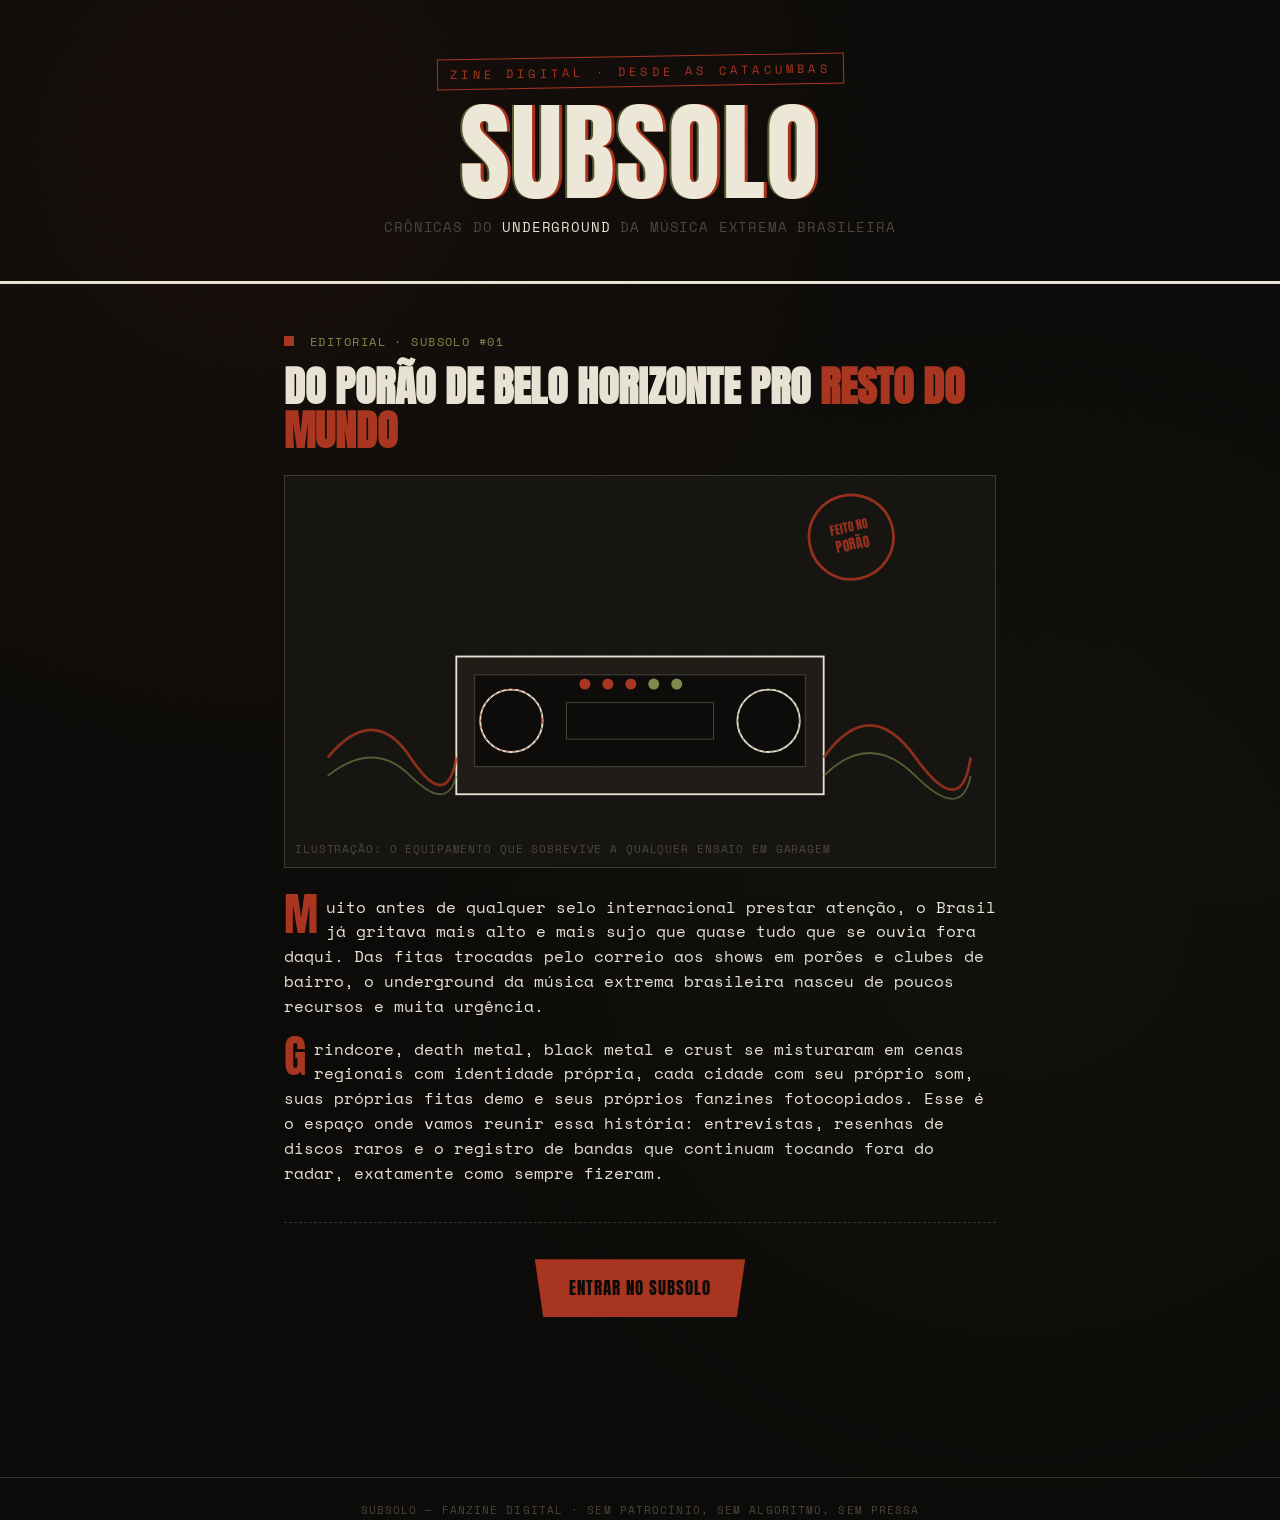
<file: index.html>
<!DOCTYPE html>
<html lang="pt-BR">
<head>
<meta charset="UTF-8">
<meta name="viewport" content="width=device-width, initial-scale=1.0">
<title>SUBSOLO — Underground da Música Extrema Brasileira</title>
<link rel="preconnect" href="https://fonts.googleapis.com">
<link href="https://fonts.googleapis.com/css2?family=Anton&family=Space+Mono:ital,wght@0,400;0,700;1,400&display=swap" rel="stylesheet">
<link rel="stylesheet" href="style.css">
</head>
<body>

<header class="masthead">
  <span class="eyebrow">Zine digital · desde as catacumbas</span>
  <h1 class="site-title">Subsolo</h1>
  <p class="site-tagline">Crônicas do <em>underground</em> da música extrema brasileira</p>
</header>

<div class="wrap">

  <article class="post">
    <div class="post-meta">Editorial · Subsolo #01</div>

    <h2 class="post-title">Do porão de Belo Horizonte pro <span>resto do mundo</span></h2>

    <figure class="post-image">
      <svg viewBox="0 0 760 380" xmlns="http://www.w3.org/2000/svg" role="img" aria-label="Ilustração de uma caixa de som velha sobre um amplificador, em estilo xerocado">
        <rect width="760" height="380" fill="#161410"/>
        <!-- amplificador -->
        <rect x="180" y="190" width="400" height="150" fill="#1f1c17" stroke="#e7e2d3" stroke-width="2"/>
        <rect x="200" y="210" width="360" height="100" fill="#0c0b09" stroke="#4a463e" stroke-width="1"/>
        <circle cx="240" cy="260" r="34" fill="#0c0b09" stroke="#e7e2d3" stroke-width="2"/>
        <circle cx="240" cy="260" r="34" fill="none" stroke="#a8351f" stroke-width="1" stroke-dasharray="3 4"/>
        <circle cx="520" cy="260" r="34" fill="#0c0b09" stroke="#e7e2d3" stroke-width="2"/>
        <circle cx="520" cy="260" r="34" fill="none" stroke="#7d8a4a" stroke-width="1" stroke-dasharray="3 4"/>
        <rect x="300" y="240" width="160" height="40" fill="none" stroke="#4a463e" stroke-width="1"/>
        <!-- knobs -->
        <circle cx="320" cy="220" r="6" fill="#a8351f"/>
        <circle cx="345" cy="220" r="6" fill="#a8351f"/>
        <circle cx="370" cy="220" r="6" fill="#a8351f"/>
        <circle cx="395" cy="220" r="6" fill="#7d8a4a"/>
        <circle cx="420" cy="220" r="6" fill="#7d8a4a"/>
        <!-- ondas de som distorcidas -->
        <path d="M40 300 Q 90 240 130 300 T 180 300" fill="none" stroke="#a8351f" stroke-width="3" opacity="0.8"/>
        <path d="M40 320 Q 90 280 130 320 T 180 320" fill="none" stroke="#7d8a4a" stroke-width="2" opacity="0.6"/>
        <path d="M580 300 Q 630 230 680 300 T 740 300" fill="none" stroke="#a8351f" stroke-width="3" opacity="0.8"/>
        <path d="M580 320 Q 630 270 680 320 T 740 320" fill="none" stroke="#7d8a4a" stroke-width="2" opacity="0.6"/>
        <!-- selo carimbado -->
        <g transform="translate(610,60) rotate(-12)">
          <circle cx="0" cy="0" r="46" fill="none" stroke="#a8351f" stroke-width="3" opacity="0.85"/>
          <text x="0" y="-6" text-anchor="middle" font-family="Anton, sans-serif" font-size="13" fill="#a8351f" opacity="0.85">FEITO NO</text>
          <text x="0" y="14" text-anchor="middle" font-family="Anton, sans-serif" font-size="15" fill="#a8351f" opacity="0.85">PORÃO</text>
        </g>
      </svg>
      <figcaption>Ilustração: o equipamento que sobrevive a qualquer ensaio em garagem</figcaption>
    </figure>

    <p class="post-text">
      Muito antes de qualquer selo internacional prestar atenção, o Brasil já gritava mais alto e mais sujo
      que quase tudo que se ouvia fora daqui. Das fitas trocadas pelo correio aos shows em porões e clubes
      de bairro, o underground da música extrema brasileira nasceu de poucos recursos e muita urgência.
    </p>

    <p class="post-text">
      Grindcore, death metal, black metal e crust se misturaram em cenas regionais com identidade própria,
      cada cidade com seu próprio som, suas próprias fitas demo e seus próprios fanzines fotocopiados.
      Esse é o espaço onde vamos reunir essa história: entrevistas, resenhas de discos raros e o registro
      de bandas que continuam tocando fora do radar, exatamente como sempre fizeram.
    </p>

    <hr class="divider">

    <div class="cta-row">
      <button class="btn-entrar" type="button">
        Entrar no Subsolo
      </button>
    </div>
  </article>

</div>

<footer class="site-footer">
  Subsolo — fanzine digital · sem patrocínio, sem algoritmo, sem pressa
</footer>

<script src="script.js"></script>
</body>
</html>
</file>
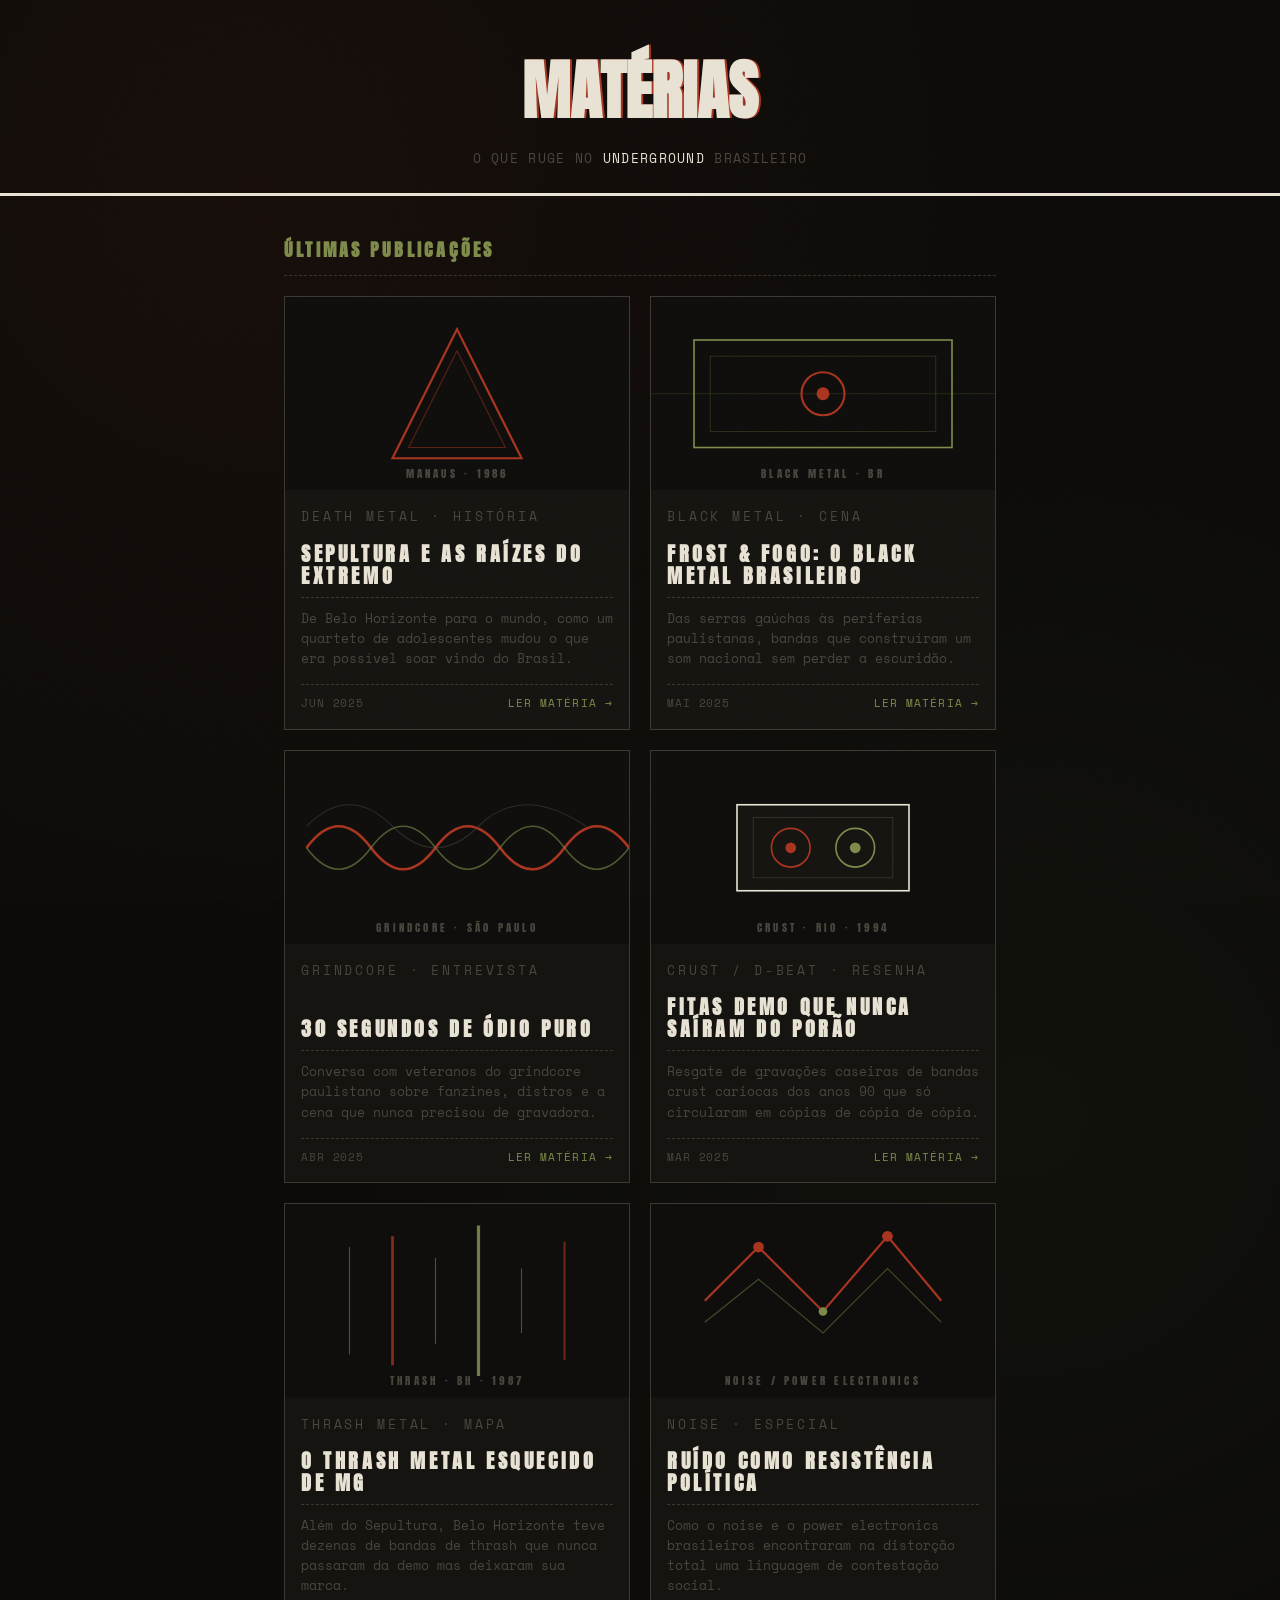
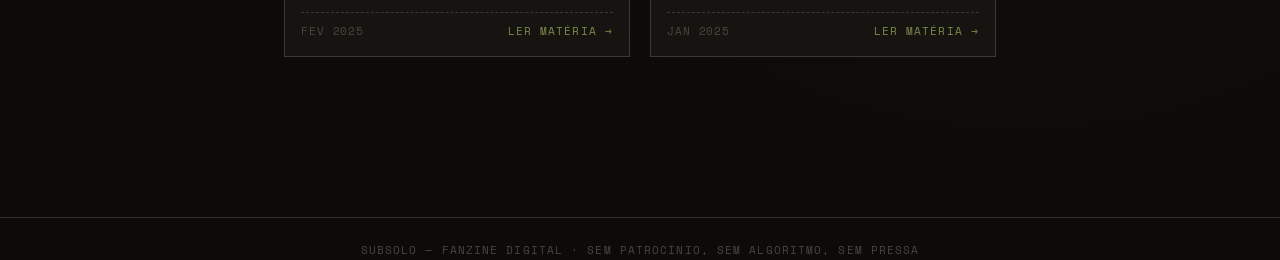
<file: materias.html>
<!DOCTYPE html>
<html lang="pt-BR">
<head>
  <meta charset="UTF-8">
  <meta name="viewport" content="width=device-width, initial-scale=1.0">
  <title>Matérias — SUBSOLO</title>
  <link rel="preconnect" href="https://fonts.googleapis.com">
  <link href="https://fonts.googleapis.com/css2?family=Anton&family=Space+Mono:ital,wght@0,400;0,700;1,400&display=swap" rel="stylesheet">
  <link rel="stylesheet" href="style.css">
</head>
<body>

  <div class="page-header">
    <h1>Matérias</h1>
    <p>O que ruge no <em>underground</em> brasileiro</p>
  </div>

  <div class="wrap">

    <div class="materias-section">

      <h1>Últimas publicações</h1>

      <ul class="materias-lista">

        <li>
          <div class="card-thumb">
            <svg viewBox="0 0 320 180" xmlns="http://www.w3.org/2000/svg">
              <rect width="320" height="180" fill="#0f0e0c"/>
              <polygon points="160,30 220,150 100,150" fill="none" stroke="#a8351f" stroke-width="2"/>
              <polygon points="160,50 205,140 115,140" fill="none" stroke="#a8351f" stroke-width="1" opacity="0.5"/>
              <text x="160" y="168" text-anchor="middle" font-family="Anton,sans-serif" font-size="10" fill="#4a463e" letter-spacing="3">MANAUS · 1986</text>
            </svg>
          </div>
          <div class="card-body">
            <p class="card-tag">Death Metal · História</p>
            <h1>Sepultura e as raízes do extremo</h1>
            <p>De Belo Horizonte para o mundo, como um quarteto de adolescentes mudou o que era possível soar vindo do Brasil.</p>
            <div class="card-footer">
              <span>Jun 2025</span>
              <a href="#">Ler matéria →</a>
            </div>
          </div>
        </li>

        <li>
          <div class="card-thumb">
            <svg viewBox="0 0 320 180" xmlns="http://www.w3.org/2000/svg">
              <rect width="320" height="180" fill="#0f0e0c"/>
              <line x1="0" y1="90" x2="320" y2="90" stroke="#7d8a4a" stroke-width="0.5" opacity="0.4"/>
              <rect x="40" y="40" width="240" height="100" fill="none" stroke="#7d8a4a" stroke-width="1.5"/>
              <rect x="55" y="55" width="210" height="70" fill="none" stroke="#7d8a4a" stroke-width="0.5" opacity="0.5"/>
              <circle cx="160" cy="90" r="20" fill="none" stroke="#a8351f" stroke-width="2"/>
              <circle cx="160" cy="90" r="6" fill="#a8351f"/>
              <text x="160" y="168" text-anchor="middle" font-family="Anton,sans-serif" font-size="10" fill="#4a463e" letter-spacing="3">BLACK METAL · BR</text>
            </svg>
          </div>
          <div class="card-body">
            <p class="card-tag">Black Metal · Cena</p>
            <h1>Frost & fogo: o black metal brasileiro</h1>
            <p>Das serras gaúchas às periferias paulistanas, bandas que construíram um som nacional sem perder a escuridão.</p>
            <div class="card-footer">
              <span>Mai 2025</span>
              <a href="#">Ler matéria →</a>
            </div>
          </div>
        </li>

        <li>
          <div class="card-thumb">
            <svg viewBox="0 0 320 180" xmlns="http://www.w3.org/2000/svg">
              <rect width="320" height="180" fill="#0f0e0c"/>
              <path d="M20 90 Q 50 50 80 90 T 140 90 T 200 90 T 260 90 T 320 90" fill="none" stroke="#a8351f" stroke-width="2.5"/>
              <path d="M20 90 Q 50 130 80 90 T 140 90 T 200 90 T 260 90 T 320 90" fill="none" stroke="#7d8a4a" stroke-width="1.5" opacity="0.6"/>
              <path d="M20 70 Q 60 30 100 70 T 180 70 T 280 70" fill="none" stroke="#4a463e" stroke-width="1" opacity="0.5"/>
              <text x="160" y="168" text-anchor="middle" font-family="Anton,sans-serif" font-size="10" fill="#4a463e" letter-spacing="3">GRINDCORE · SÃO PAULO</text>
            </svg>
          </div>
          <div class="card-body">
            <p class="card-tag">Grindcore · Entrevista</p>
            <h1>30 segundos de ódio puro</h1>
            <p>Conversa com veteranos do grindcore paulistano sobre fanzines, distros e a cena que nunca precisou de gravadora.</p>
            <div class="card-footer">
              <span>Abr 2025</span>
              <a href="#">Ler matéria →</a>
            </div>
          </div>
        </li>

        <li>
          <div class="card-thumb">
            <svg viewBox="0 0 320 180" xmlns="http://www.w3.org/2000/svg">
              <rect width="320" height="180" fill="#0f0e0c"/>
              <rect x="80" y="50" width="160" height="80" fill="#161410" stroke="#e7e2d3" stroke-width="1.5"/>
              <rect x="95" y="62" width="130" height="56" fill="none" stroke="#4a463e" stroke-width="0.5"/>
              <circle cx="130" cy="90" r="18" fill="none" stroke="#a8351f" stroke-width="1.5"/>
              <circle cx="130" cy="90" r="5" fill="#a8351f"/>
              <circle cx="190" cy="90" r="18" fill="none" stroke="#7d8a4a" stroke-width="1.5"/>
              <circle cx="190" cy="90" r="5" fill="#7d8a4a"/>
              <text x="160" y="168" text-anchor="middle" font-family="Anton,sans-serif" font-size="10" fill="#4a463e" letter-spacing="3">CRUST · RIO · 1994</text>
            </svg>
          </div>
          <div class="card-body">
            <p class="card-tag">Crust / D-Beat · Resenha</p>
            <h1>Fitas demo que nunca saíram do porão</h1>
            <p>Resgate de gravações caseiras de bandas crust cariocas dos anos 90 que só circularam em cópias de cópia de cópia.</p>
            <div class="card-footer">
              <span>Mar 2025</span>
              <a href="#">Ler matéria →</a>
            </div>
          </div>
        </li>

        <li>
          <div class="card-thumb">
            <svg viewBox="0 0 320 180" xmlns="http://www.w3.org/2000/svg">
              <rect width="320" height="180" fill="#0f0e0c"/>
              <line x1="60" y1="40" x2="60" y2="140" stroke="#e7e2d3" stroke-width="1" opacity="0.3"/>
              <line x1="100" y1="30" x2="100" y2="150" stroke="#a8351f" stroke-width="2.5" opacity="0.8"/>
              <line x1="140" y1="50" x2="140" y2="130" stroke="#e7e2d3" stroke-width="1" opacity="0.3"/>
              <line x1="180" y1="20" x2="180" y2="160" stroke="#7d8a4a" stroke-width="3" opacity="0.9"/>
              <line x1="220" y1="60" x2="220" y2="120" stroke="#e7e2d3" stroke-width="1" opacity="0.3"/>
              <line x1="260" y1="35" x2="260" y2="145" stroke="#a8351f" stroke-width="2" opacity="0.6"/>
              <text x="160" y="168" text-anchor="middle" font-family="Anton,sans-serif" font-size="10" fill="#4a463e" letter-spacing="3">THRASH · BH · 1987</text>
            </svg>
          </div>
          <div class="card-body">
            <p class="card-tag">Thrash Metal · Mapa</p>
            <h1>O thrash metal esquecido de MG</h1>
            <p>Além do Sepultura, Belo Horizonte teve dezenas de bandas de thrash que nunca passaram da demo mas deixaram sua marca.</p>
            <div class="card-footer">
              <span>Fev 2025</span>
              <a href="#">Ler matéria →</a>
            </div>
          </div>
        </li>

        <li>
          <div class="card-thumb">
            <svg viewBox="0 0 320 180" xmlns="http://www.w3.org/2000/svg">
              <rect width="320" height="180" fill="#0f0e0c"/>
              <path d="M50 90 L100 40 L160 100 L220 30 L270 90" fill="none" stroke="#a8351f" stroke-width="2"/>
              <path d="M50 110 L100 70 L160 120 L220 60 L270 110" fill="none" stroke="#7d8a4a" stroke-width="1" opacity="0.5"/>
              <circle cx="100" cy="40" r="5" fill="#a8351f"/>
              <circle cx="220" cy="30" r="5" fill="#a8351f"/>
              <circle cx="160" cy="100" r="4" fill="#7d8a4a"/>
              <text x="160" y="168" text-anchor="middle" font-family="Anton,sans-serif" font-size="10" fill="#4a463e" letter-spacing="3">NOISE / POWER ELECTRONICS</text>
            </svg>
          </div>
          <div class="card-body">
            <p class="card-tag">Noise · Especial</p>
            <h1>Ruído como resistência política</h1>
            <p>Como o noise e o power electronics brasileiros encontraram na distorção total uma linguagem de contestação social.</p>
            <div class="card-footer">
              <span>Jan 2025</span>
              <a href="#">Ler matéria →</a>
            </div>
          </div>
        </li>

      </ul>
    </div>
  </div>

  <footer class="site-footer">
    Subsolo — fanzine digital · sem patrocínio, sem algoritmo, sem pressa
  </footer>

  <script src="script.js"></script>
</body>
</html>
</file>
<file: style.css>
:root{
  --bg: #0c0b09;
  --bg-paper: #161410;
  --bone: #e7e2d3;
  --rust: #a8351f;
  --acid: #7d8a4a;
  --concrete: #4a463e;
  --line: rgba(231,226,211,0.18);
}

*{ box-sizing: border-box; }

html{ scroll-behavior: smooth; }

body{
  margin:0;
  background-color: var(--bg);
  background-image:
    radial-gradient(circle at 20% 10%, rgba(168,53,31,0.07), transparent 40%),
    radial-gradient(circle at 80% 60%, rgba(125,138,74,0.05), transparent 45%);
  color: var(--bone);
  font-family: "Space Mono", monospace;
  line-height: 1.6;
}

/* textura de ruído sutil (xerox) */
body::before{
  content:"";
  position: fixed;
  inset:0;
  pointer-events:none;
  opacity:0.05;
  z-index: 999;
  background-image: url("data:image/svg+xml,%3Csvg xmlns='http://www.w3.org/2000/svg' width='120' height='120'%3E%3Cfilter id='n'%3E%3CfeTurbulence type='fractalNoise' baseFrequency='0.9' numOctaves='2' stitchTiles='stitch'/%3E%3C/filter%3E%3Crect width='100%25' height='100%25' filter='url(%23n)'/%3E%3C/svg%3E");
  mix-blend-mode: overlay;
}

.wrap{
  max-width: 760px;
  margin: 0 auto;
  padding: 0 24px 96px;
}

/* ===== topo / masthead ===== */
header.masthead{
  padding: 56px 24px 28px;
  text-align:center;
  border-bottom: 3px solid var(--bone);
  position:relative;
}

.eyebrow{
  display:inline-block;
  font-size: 12px;
  letter-spacing: 0.35em;
  color: var(--rust);
  text-transform: uppercase;
  margin-bottom: 18px;
  border: 1px solid var(--rust);
  padding: 5px 12px;
  transform: rotate(-1deg);
}

h1.site-title{
  font-family: "Anton", sans-serif;
  font-weight: 400;
  text-transform: uppercase;
  font-size: clamp(54px, 12vw, 108px);
  line-height: 0.88;
  letter-spacing: 0.01em;
  margin: 0;
  color: var(--bone);
  text-shadow:
    3px 0 0 var(--rust),
    -2px 0 0 rgba(125,138,74,0.6);
  filter: contrast(1.05);
}

.site-tagline{
  margin-top: 16px;
  font-size: 14px;
  letter-spacing: 0.06em;
  color: var(--concrete);
  text-transform: uppercase;
}
.site-tagline em{
  color: var(--bone);
  font-style: normal;
}

/* ===== post ===== */
article.post{
  margin-top: 48px;
}

.post-meta{
  display:flex;
  gap: 16px;
  align-items:center;
  font-size: 12px;
  text-transform: uppercase;
  letter-spacing: 0.12em;
  color: var(--acid);
  margin-bottom: 14px;
}
.post-meta::before{
  content:"";
  width: 10px; height: 10px;
  background: var(--rust);
  display:inline-block;
}

h2.post-title{
  font-family: "Anton", sans-serif;
  text-transform: uppercase;
  font-size: clamp(28px, 6vw, 42px);
  line-height: 1.05;
  margin: 0 0 22px;
  color: var(--bone);
}
h2.post-title span{
  color: var(--rust);
}

figure.post-image{
  margin: 0 0 28px;
  border: 1px solid var(--line);
  background: var(--bg-paper);
  padding: 6px;
}
figure.post-image svg{
  display:block;
  width:100%;
  height:auto;
}
figure.post-image figcaption{
  font-size: 11px;
  letter-spacing: 0.08em;
  text-transform: uppercase;
  color: var(--concrete);
  padding: 10px 4px 2px;
}

p.post-text{
  font-size: 15.5px;
  color: var(--bone);
  margin: 0 0 18px;
}
p.post-text::first-letter{
  font-family:"Anton", sans-serif;
  font-size: 46px;
  float:left;
  line-height: 0.8;
  padding-right: 8px;
  color: var(--rust);
}

.divider{
  border:0;
  border-top: 1px dashed var(--line);
  margin: 36px 0;
}

/* ===== botão ===== */
.cta-row{
  margin-top: 32px;
  display:flex;
  justify-content:center;
}

button.btn-entrar{
  font-family:"Anton", sans-serif;
  text-transform: uppercase;
  letter-spacing: 0.06em;
  font-size: 17px;
  background: var(--rust);
  color: var(--bg);
  border: none;
  padding: 16px 34px;
  cursor: pointer;
  position: relative;
  clip-path: polygon(0 0, 100% 0, 96% 100%, 4% 100%);
  transition: transform 0.15s ease, background 0.15s ease;
}
button.btn-entrar:hover{
  background: var(--acid);
  transform: translateY(-2px) rotate(-0.5deg);
}
button.btn-entrar:focus-visible{
  outline: 3px solid var(--bone);
  outline-offset: 4px;
}
button.btn-entrar:active{
  transform: translateY(0);
}

footer.site-footer{
  text-align:center;
  margin-top: 64px;
  padding-top: 24px;
  border-top: 1px solid var(--line);
  font-size: 11px;
  letter-spacing: 0.1em;
  text-transform: uppercase;
  color: var(--concrete);
}

@media (prefers-reduced-motion: reduce){
  button.btn-entrar{ transition:none; }
}

/* ===== página de matérias ===== */
.page-header{
  padding: 40px 24px 24px;
  text-align: center;
  border-bottom: 3px solid var(--bone);
}
.page-header h1{
  font-family: "Anton", sans-serif;
  font-size: clamp(32px, 8vw, 64px);
  text-transform: uppercase;
  margin: 0 0 6px;
  color: var(--bone);
  text-shadow: 2px 0 0 var(--rust);
}
.page-header p{
  font-size: 13px;
  letter-spacing: 0.1em;
  text-transform: uppercase;
  color: var(--concrete);
  margin: 0;
}
.page-header p em{ color: var(--bone); font-style: normal; }

/* grid de matérias */
.materias-section{
  margin-top: 40px;
}
.materias-section h1{
  font-family: "Anton", sans-serif;
  font-size: 18px;
  text-transform: uppercase;
  letter-spacing: 0.18em;
  color: var(--acid);
  margin: 0 0 20px;
  border-bottom: 1px dashed var(--line);
  padding-bottom: 10px;
}

ul.materias-lista{
  list-style: none;
  margin: 0;
  padding: 0;
  display: grid;
  grid-template-columns: repeat(auto-fill, minmax(300px, 1fr));
  gap: 20px;
}

ul.materias-lista li{
  background: var(--bg-paper);
  border: 1px solid var(--line);
  display: flex;
  flex-direction: column;
  transition: border-color 0.15s ease;
}
ul.materias-lista li:hover{
  border-color: rgba(231,226,211,0.45);
}

.card-thumb{
  width: 100%;
  aspect-ratio: 16/9;
  background: #1a1812;
  overflow: hidden;
}
.card-thumb svg{
  width: 100%;
  height: 100%;
  display: block;
}

.card-body{
  padding: 16px;
  display: flex;
  flex-direction: column;
  flex: 1;
}
.card-tag{
  font-size: 10px;
  letter-spacing: 0.22em;
  text-transform: uppercase;
  color: var(--rust);
  margin-bottom: 8px;
}
.card-body h1{
  font-family: "Anton", sans-serif;
  font-size: 20px;
  text-transform: uppercase;
  line-height: 1.1;
  margin: 0 0 10px;
  color: var(--bone);
}
.card-body p{
  font-size: 13px;
  color: var(--concrete);
  margin: 0 0 16px;
  flex: 1;
  line-height: 1.55;
}

div.card-footer{
  display: flex;
  justify-content: space-between;
  align-items: center;
  border-top: 1px dashed var(--line);
  padding-top: 10px;
  margin-top: auto;
  font-size: 11px;
  letter-spacing: 0.08em;
  text-transform: uppercase;
  color: var(--concrete);
}
div.card-footer a{
  color: var(--acid);
  text-decoration: none;
  font-size: 11px;
  letter-spacing: 0.1em;
}
div.card-footer a:hover{ color: var(--bone); }
</file>
